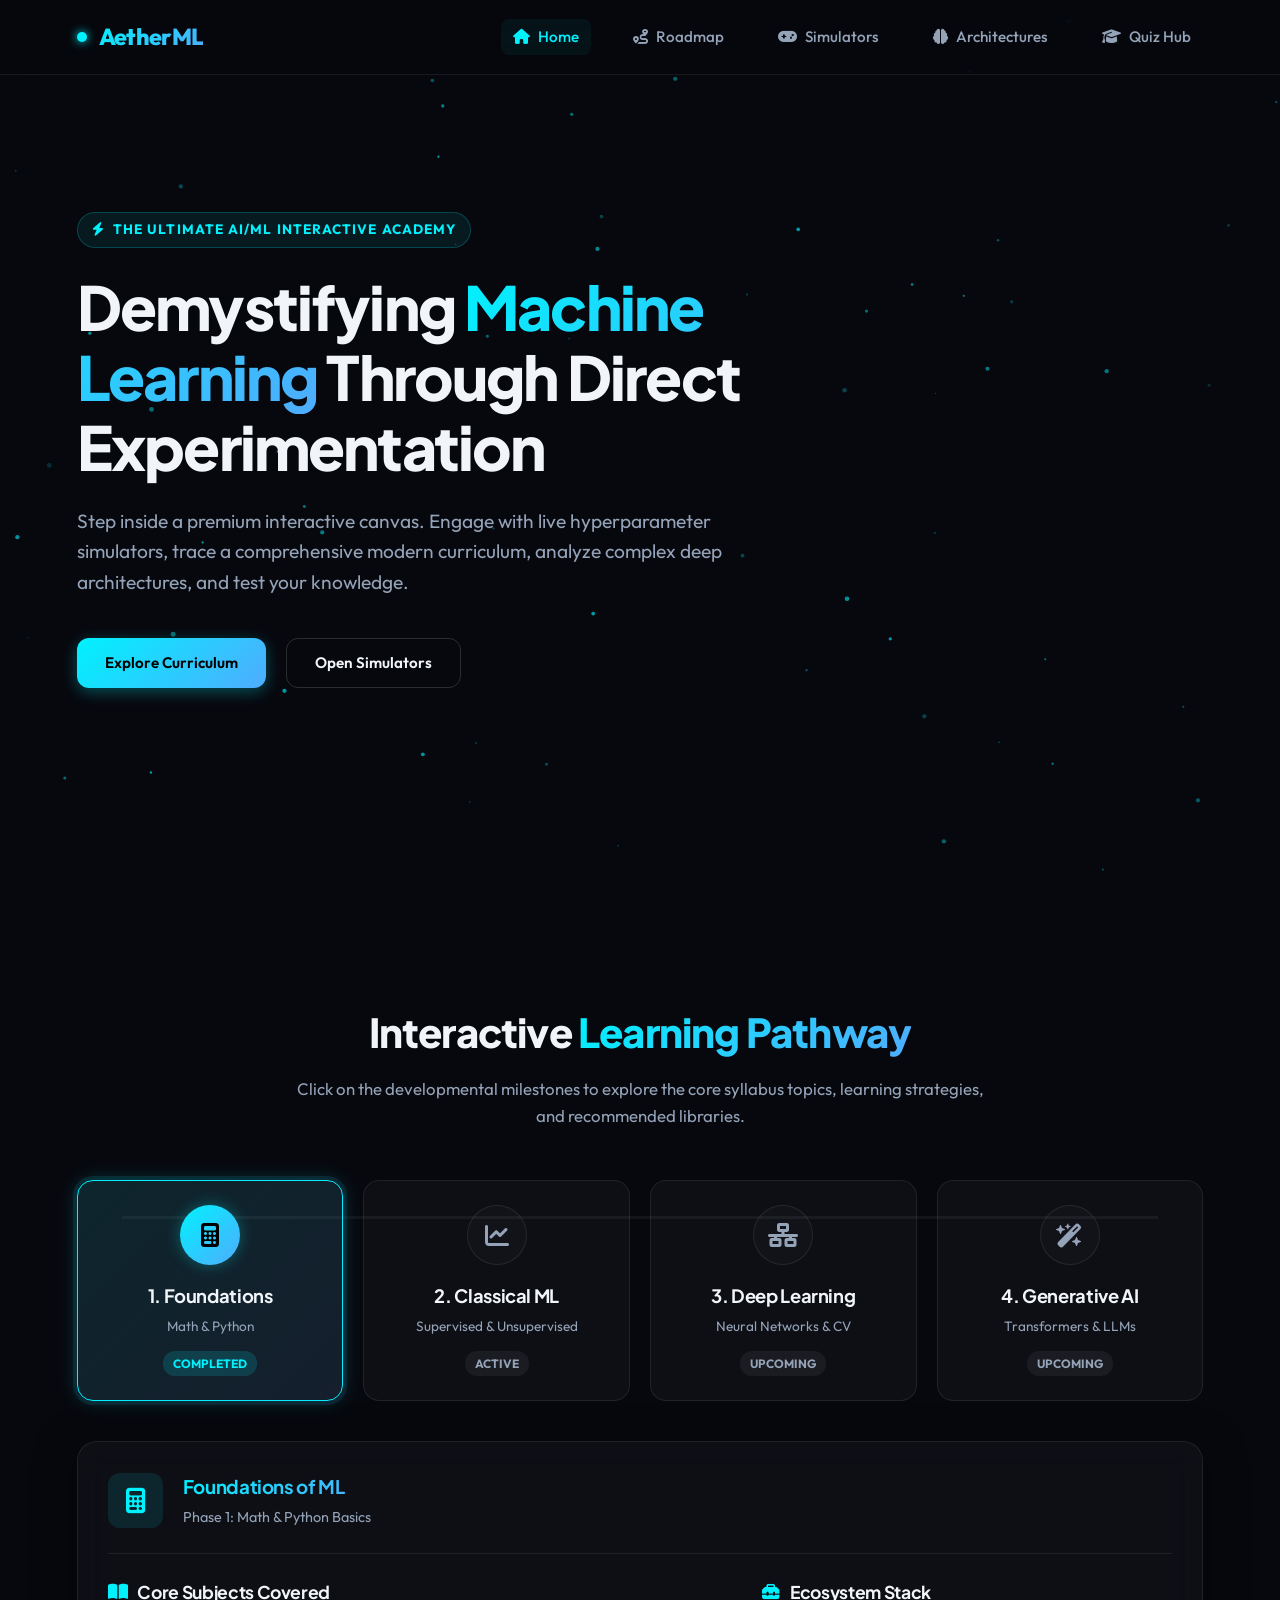
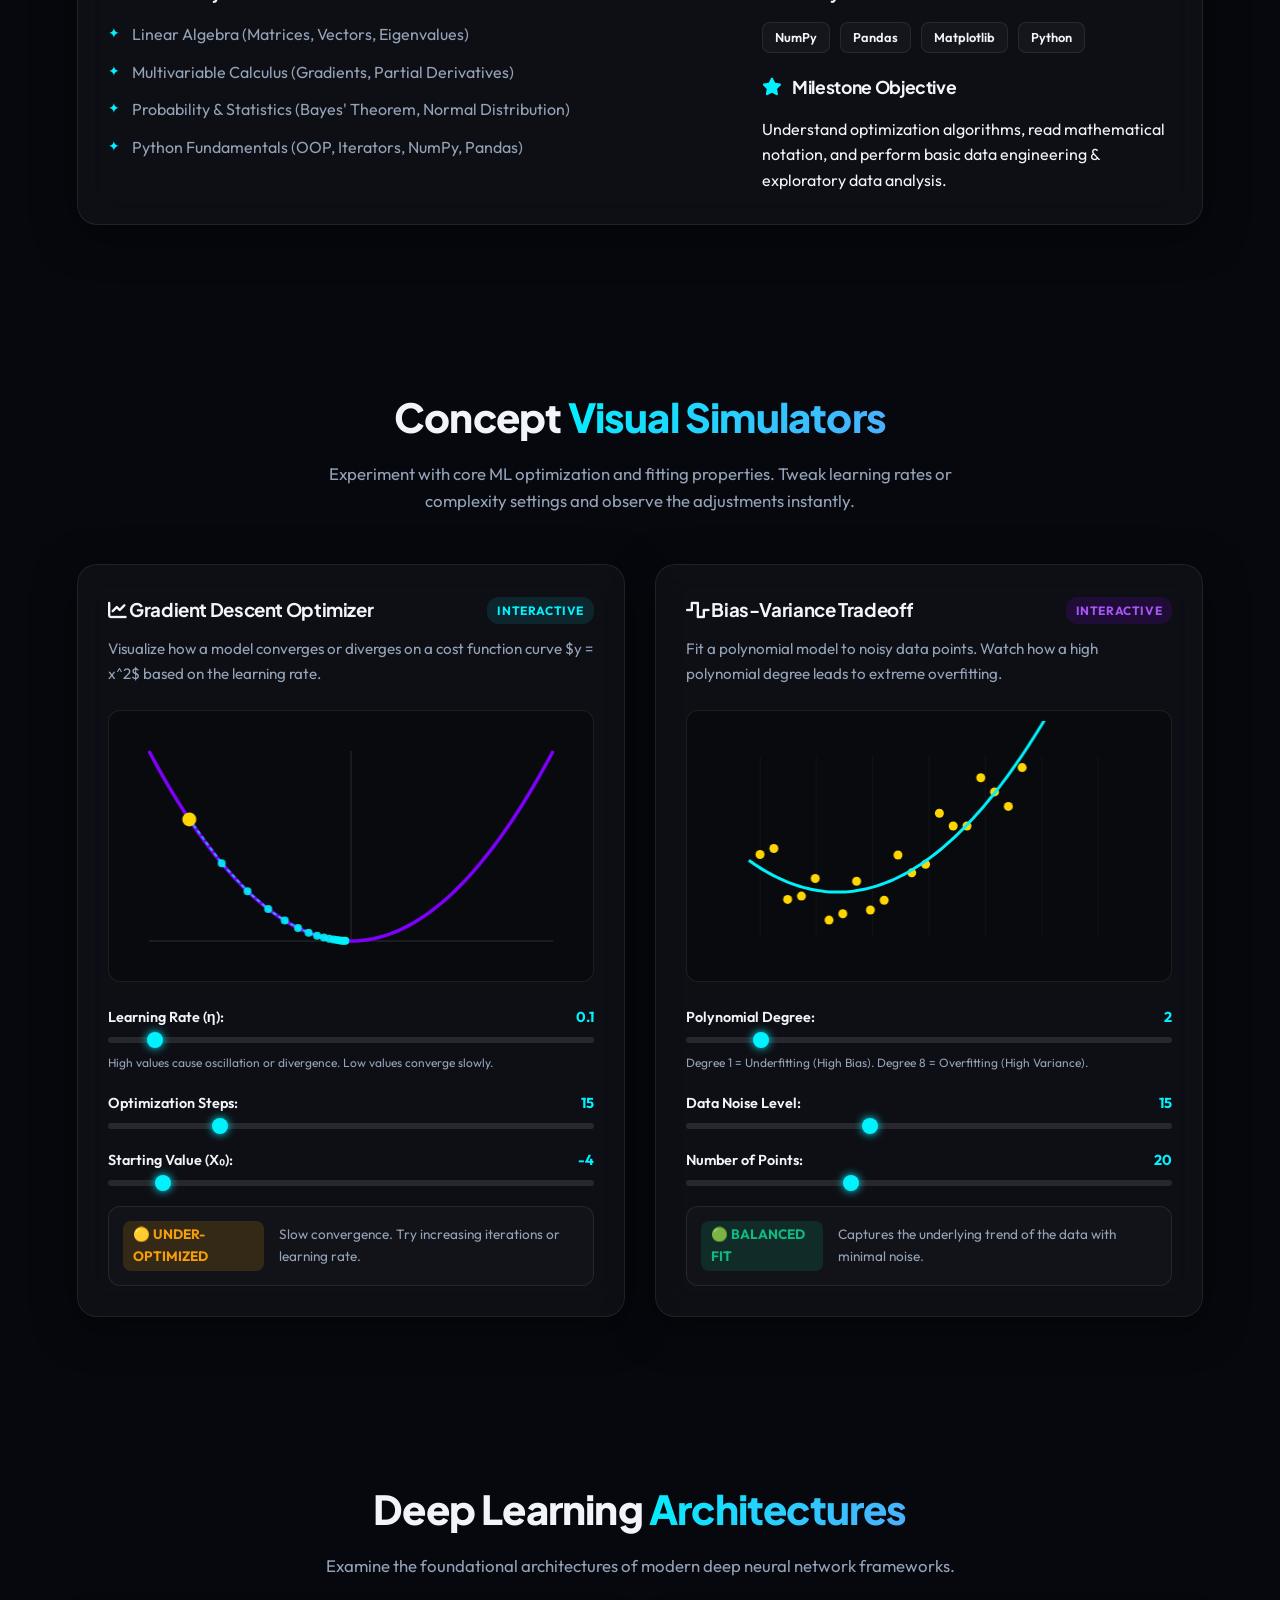
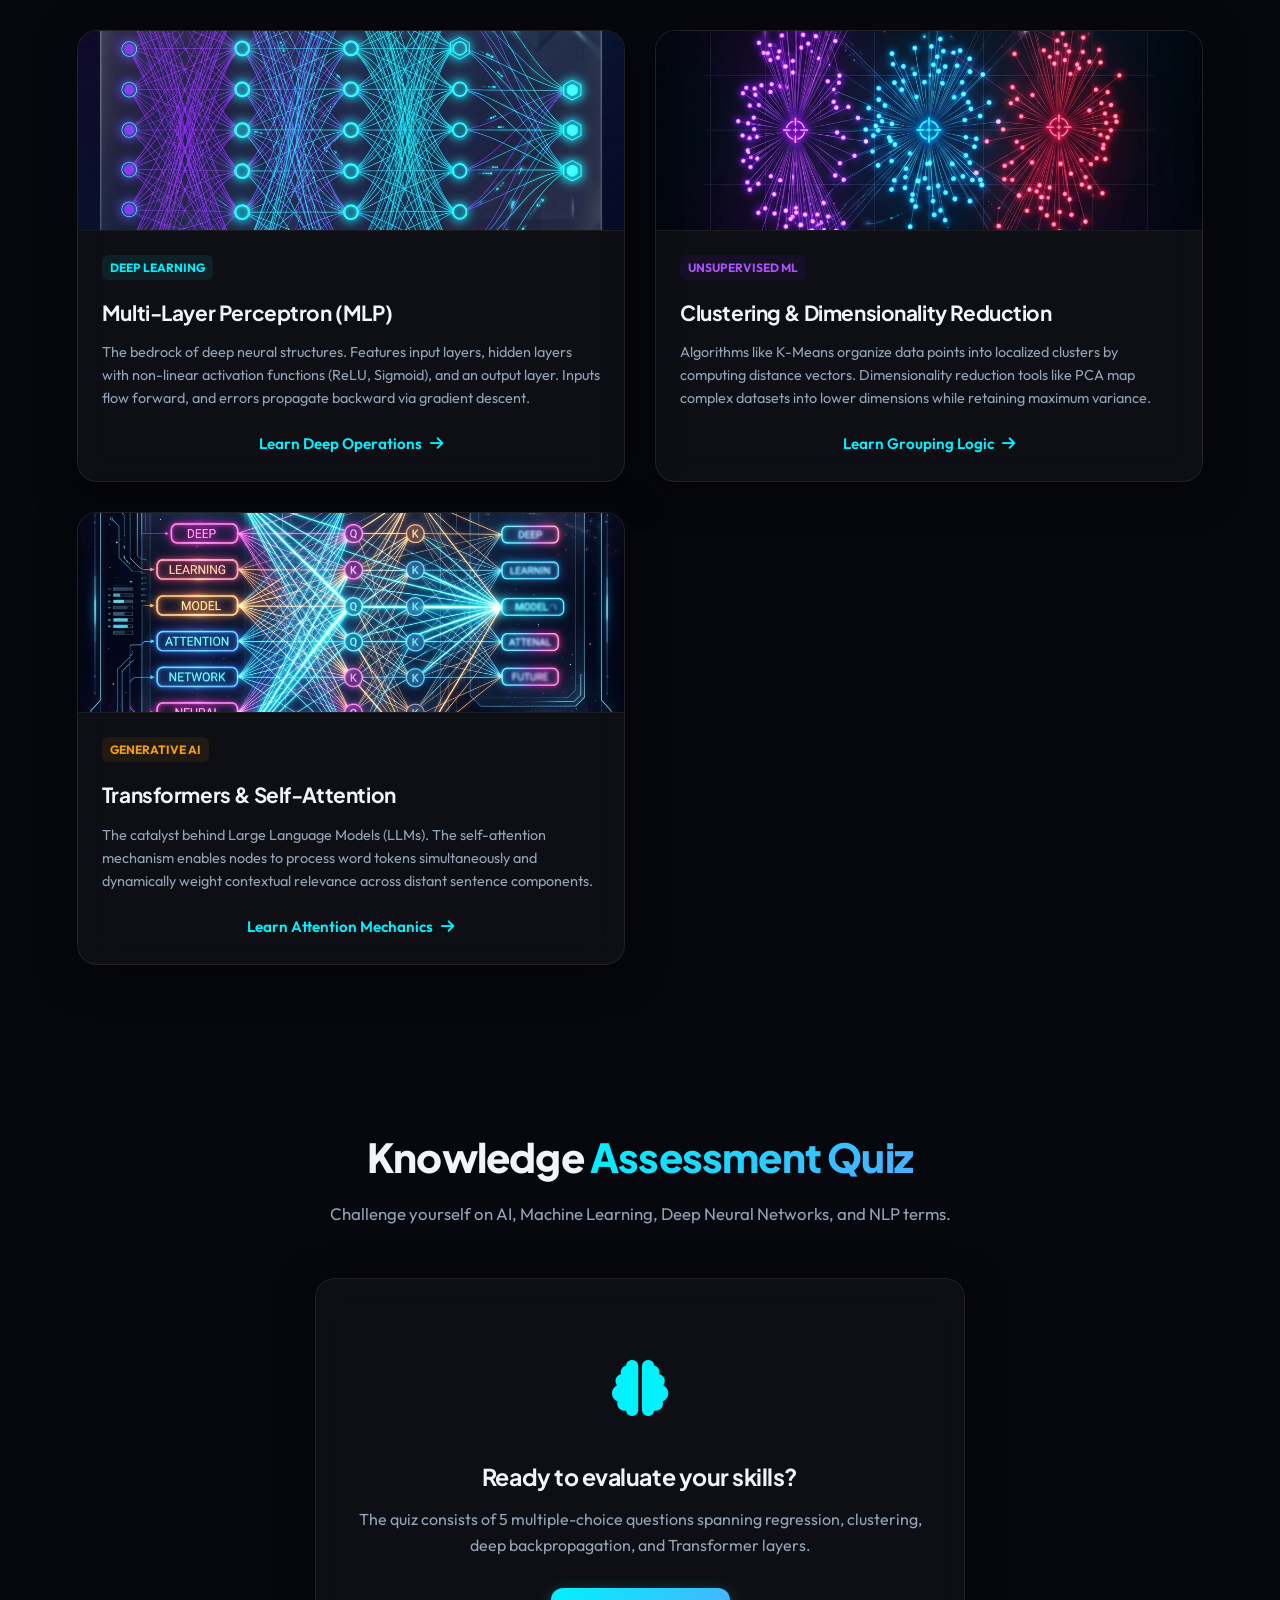
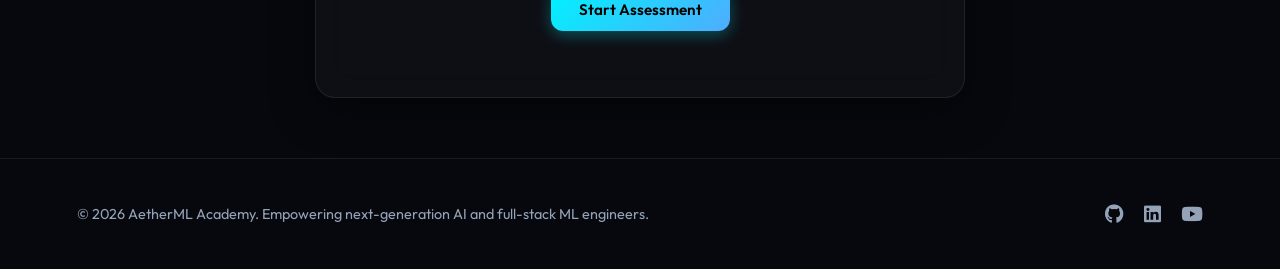
<file: learning_hub/index.html>
<!DOCTYPE html>
<html lang="en">
<head>
    <meta charset="UTF-8">
    <meta name="viewport" content="width=device-width, initial-scale=1.0">
    <title>AI & ML Interactive Learning Hub</title>
    <meta name="description" content="A premium, state-of-the-art interactive workspace for mastering Artificial Intelligence and Machine Learning. Tweak hyperparameters, explore roadmaps, and take quizzes.">
    <!-- Google Fonts -->
    <link rel="preconnect" href="https://fonts.googleapis.com">
    <link rel="preconnect" href="https://fonts.gstatic.com" crossorigin>
    <link href="https://fonts.googleapis.com/css2?family=Outfit:wght@300;400;500;600;700;800;900&family=Plus+Jakarta+Sans:wght@300;400;500;600;700;800&display=swap" rel="stylesheet">
    <!-- FontAwesome for Premium Icons -->
    <link rel="stylesheet" href="https://cdnjs.cloudflare.com/ajax/libs/font-awesome/6.4.0/css/all.min.css">
    <!-- Vanilla Styles -->
    <link rel="stylesheet" href="styles.css">
</head>
<body>
    <!-- Floating Background Canvas for Particles -->
    <canvas id="particleCanvas"></canvas>

    <!-- Header & Navigation -->
    <header class="main-header">
        <div class="logo">
            <span class="pulse-dot"></span>
            <span class="gradient-text logo-title">AetherML</span>
        </div>
        <nav class="nav-links">
            <a href="#hero" class="nav-item active"><i class="fa-solid fa-house"></i> Home</a>
            <a href="#roadmap" class="nav-item"><i class="fa-solid fa-route"></i> Roadmap</a>
            <a href="#playground" class="nav-item"><i class="fa-solid fa-gamepad"></i> Simulators</a>
            <a href="#concepts" class="nav-item"><i class="fa-solid fa-brain"></i> Architectures</a>
            <a href="#quiz" class="nav-item"><i class="fa-solid fa-graduation-cap"></i> Quiz Hub</a>
        </nav>
    </header>

    <!-- Hero Section -->
    <section id="hero" class="hero-section">
        <div class="hero-content">
            <div class="hero-tagline">
                <i class="fa-solid fa-bolt"></i> The Ultimate AI/ML Interactive Academy
            </div>
            <h1 class="hero-title">
                Demystifying <span class="gradient-text">Machine Learning</span> Through Direct Experimentation
            </h1>
            <p class="hero-desc">
                Step inside a premium interactive canvas. Engage with live hyperparameter simulators, trace a comprehensive modern curriculum, analyze complex deep architectures, and test your knowledge.
            </p>
            <div class="hero-ctas">
                <a href="#roadmap" class="btn btn-primary">Explore Curriculum</a>
                <a href="#playground" class="btn btn-secondary">Open Simulators</a>
            </div>
        </div>
    </section>

    <!-- Interactive Roadmap Section -->
    <section id="roadmap" class="section-container">
        <div class="section-header">
            <h2 class="section-title">Interactive <span class="gradient-text">Learning Pathway</span></h2>
            <p class="section-subtitle">Click on the developmental milestones to explore the core syllabus topics, learning strategies, and recommended libraries.</p>
        </div>

        <div class="roadmap-container">
            <!-- Roadmap SVG connector path (dynamic representation) -->
            <div class="roadmap-timeline">
                <!-- Node 1: Foundations -->
                <div class="roadmap-node active" data-node="foundations">
                    <div class="node-icon"><i class="fa-solid fa-calculator"></i></div>
                    <h3 class="node-title">1. Foundations</h3>
                    <p class="node-summary">Math & Python</p>
                    <span class="node-status">Completed</span>
                </div>
                <!-- Node 2: Classical ML -->
                <div class="roadmap-node" data-node="classical">
                    <div class="node-icon"><i class="fa-solid fa-chart-line"></i></div>
                    <h3 class="node-title">2. Classical ML</h3>
                    <p class="node-summary">Supervised & Unsupervised</p>
                    <span class="node-status">Active</span>
                </div>
                <!-- Node 3: Deep Learning -->
                <div class="roadmap-node" data-node="deep">
                    <div class="node-icon"><i class="fa-solid fa-network-wired"></i></div>
                    <h3 class="node-title">3. Deep Learning</h3>
                    <p class="node-summary">Neural Networks & CV</p>
                    <span class="node-status">Upcoming</span>
                </div>
                <!-- Node 4: NLP & Generative AI -->
                <div class="roadmap-node" data-node="generative">
                    <div class="node-icon"><i class="fa-solid fa-wand-magic-sparkles"></i></div>
                    <h3 class="node-title">4. Generative AI</h3>
                    <p class="node-summary">Transformers & LLMs</p>
                    <span class="node-status">Upcoming</span>
                </div>
            </div>

            <!-- Detail Display Card -->
            <div class="glass-card roadmap-details-card" id="roadmapDetails">
                <div class="roadmap-details-header">
                    <div class="details-icon-box" id="detailsIcon"><i class="fa-solid fa-calculator"></i></div>
                    <div>
                        <h3 id="detailsTitle" class="gradient-text">Foundations of ML</h3>
                        <p id="detailsPhase" class="details-phase-label">Phase 1: Math & Python Basics</p>
                    </div>
                </div>
                <hr class="divider">
                <div class="roadmap-details-body">
                    <div class="details-grid">
                        <div>
                            <h4><i class="fa-solid fa-book-open"></i> Core Subjects Covered</h4>
                            <ul id="detailsSubjects" class="styled-list">
                                <li>Linear Algebra (Matrices, Vectors, Eigenvalues)</li>
                                <li>Multivariable Calculus (Gradients, Partial Derivatives)</li>
                                <li>Probability & Statistics (Bayes' Theorem, Normal Distribution)</li>
                                <li>Python Fundamentals (OOP, Iterators, NumPy, Pandas)</li>
                            </ul>
                        </div>
                        <div>
                            <h4><i class="fa-solid fa-toolbox"></i> Ecosystem Stack</h4>
                            <div id="detailsStack" class="stack-tags">
                                <span class="tag">NumPy</span>
                                <span class="tag">Pandas</span>
                                <span class="tag">Matplotlib</span>
                                <span class="tag">Python</span>
                            </div>
                            <h4 style="margin-top: 20px;"><i class="fa-solid fa-star"></i> Milestone Objective</h4>
                            <p id="detailsObjective">Understand optimization algorithms, read mathematical notation, and perform basic data engineering & exploratory data analysis.</p>
                        </div>
                    </div>
                </div>
            </div>
        </div>
    </section>

    <!-- Interactive Simulators Playground -->
    <section id="playground" class="section-container">
        <div class="section-header">
            <h2 class="section-title">Concept <span class="gradient-text">Visual Simulators</span></h2>
            <p class="section-subtitle">Experiment with core ML optimization and fitting properties. Tweak learning rates or complexity settings and observe the adjustments instantly.</p>
        </div>

        <div class="simulators-grid">
            <!-- Simulator 1: Gradient Descent -->
            <div class="glass-card simulator-card">
                <div class="sim-header">
                    <h3><i class="fa-solid fa-chart-line"></i> Gradient Descent Optimizer</h3>
                    <span class="sim-badge cyan">Interactive</span>
                </div>
                <p class="sim-desc">Visualize how a model converges or diverges on a cost function curve $y = x^2$ based on the learning rate.</p>
                
                <div class="canvas-container">
                    <canvas id="gdCanvas"></canvas>
                </div>

                <div class="control-panel">
                    <div class="control-group">
                        <label for="lrSlider">Learning Rate (&eta;): <span id="lrVal" class="val-display">0.1</span></label>
                        <input type="range" id="lrSlider" min="0.01" max="1.1" step="0.01" value="0.1" class="custom-slider">
                        <span class="slider-helper">High values cause oscillation or divergence. Low values converge slowly.</span>
                    </div>
                    <div class="control-group">
                        <label for="stepsSlider">Optimization Steps: <span id="stepsVal" class="val-display">15</span></label>
                        <input type="range" id="stepsSlider" min="5" max="50" step="1" value="15" class="custom-slider">
                    </div>
                    <div class="control-group">
                        <label for="startXSlider">Starting Value (X₀): <span id="startXVal" class="val-display">-4</span></label>
                        <input type="range" id="startXSlider" min="-5" max="5" step="0.2" value="-4" class="custom-slider">
                    </div>
                </div>

                <div class="sim-feedback" id="gdFeedback">
                    <span class="status-indicator success">🟢 Converged</span>
                    <span class="feedback-text">Optimal parameters reached smoothly.</span>
                </div>
            </div>

            <!-- Simulator 2: Overfitting & Polynomial Fitting -->
            <div class="glass-card simulator-card">
                <div class="sim-header">
                    <h3><i class="fa-solid fa-wave-square"></i> Bias-Variance Tradeoff</h3>
                    <span class="sim-badge purple">Interactive</span>
                </div>
                <p class="sim-desc">Fit a polynomial model to noisy data points. Watch how a high polynomial degree leads to extreme overfitting.</p>

                <div class="canvas-container">
                    <canvas id="overfittingCanvas"></canvas>
                </div>

                <div class="control-panel">
                    <div class="control-group">
                        <label for="degreeSlider">Polynomial Degree: <span id="degreeVal" class="val-display">2</span></label>
                        <input type="range" id="degreeSlider" min="1" max="8" step="1" value="2" class="custom-slider">
                        <span class="slider-helper">Degree 1 = Underfitting (High Bias). Degree 8 = Overfitting (High Variance).</span>
                    </div>
                    <div class="control-group">
                        <label for="noiseSlider">Data Noise Level: <span id="noiseVal" class="val-display">15</span></label>
                        <input type="range" id="noiseSlider" min="0" max="40" step="5" value="15" class="custom-slider">
                    </div>
                    <div class="control-group">
                        <label for="pointsSlider">Number of Points: <span id="pointsVal" class="val-display">20</span></label>
                        <input type="range" id="pointsSlider" min="10" max="40" step="2" value="20" class="custom-slider">
                    </div>
                </div>

                <div class="sim-feedback" id="fittingFeedback">
                    <span class="status-indicator warning">🟡 Balanced Fit</span>
                    <span class="feedback-text">Captures the underlying trend of the data with minimal noise.</span>
                </div>
            </div>
        </div>
    </section>

    <!-- Visual Architecture Section -->
    <section id="concepts" class="section-container">
        <div class="section-header">
            <h2 class="section-title">Deep Learning <span class="gradient-text">Architectures</span></h2>
            <p class="section-subtitle">Examine the foundational architectures of modern deep neural network frameworks.</p>
        </div>

        <div class="architecture-grid">
            <!-- Card 1: Feedforward Neural Network -->
            <div class="glass-card arch-card">
                <div class="arch-img-wrapper">
                    <img src="assets/neural_network_diagram.png" alt="Neural Network Layer Diagram" class="arch-img">
                </div>
                <div class="arch-body">
                    <span class="category-pill cyan">Deep Learning</span>
                    <h3>Multi-Layer Perceptron (MLP)</h3>
                    <p class="arch-text">The bedrock of deep neural structures. Features input layers, hidden layers with non-linear activation functions (ReLU, Sigmoid), and an output layer. Inputs flow forward, and errors propagate backward via gradient descent.</p>
                    <button class="btn btn-text-icon open-modal-btn" data-modal="mlp">Learn Deep Operations <i class="fa-solid fa-arrow-right"></i></button>
                </div>
            </div>

            <!-- Card 2: CNN & Clustering -->
            <div class="glass-card arch-card">
                <div class="arch-img-wrapper">
                    <img src="assets/data_clustering_diagram.png" alt="Data Clustering" class="arch-img">
                </div>
                <div class="arch-body">
                    <span class="category-pill purple">Unsupervised ML</span>
                    <h3>Clustering & Dimensionality Reduction</h3>
                    <p class="arch-text">Algorithms like K-Means organize data points into localized clusters by computing distance vectors. Dimensionality reduction tools like PCA map complex datasets into lower dimensions while retaining maximum variance.</p>
                    <button class="btn btn-text-icon open-modal-btn" data-modal="clustering">Learn Grouping Logic <i class="fa-solid fa-arrow-right"></i></button>
                </div>
            </div>

            <!-- Card 3: Transformer Networks -->
            <div class="glass-card arch-card">
                <div class="arch-img-wrapper">
                    <img src="assets/transformer_attention_diagram.png" alt="Self-Attention Transformer Head" class="arch-img">
                </div>
                <div class="arch-body">
                    <span class="category-pill gold">Generative AI</span>
                    <h3>Transformers & Self-Attention</h3>
                    <p class="arch-text">The catalyst behind Large Language Models (LLMs). The self-attention mechanism enables nodes to process word tokens simultaneously and dynamically weight contextual relevance across distant sentence components.</p>
                    <button class="btn btn-text-icon open-modal-btn" data-modal="transformer">Learn Attention Mechanics <i class="fa-solid fa-arrow-right"></i></button>
                </div>
            </div>
        </div>
    </section>

    <!-- Modals for details (Integrated in SPA layout) -->
    <div class="modal-backdrop" id="modalBackdrop">
        <div class="glass-card modal-container">
            <button class="close-modal-btn" id="closeModalBtn">&times;</button>
            <div class="modal-content-area" id="modalContentArea">
                <!-- Modal content dynamically loaded here -->
            </div>
        </div>
    </div>

    <!-- Quiz Section -->
    <section id="quiz" class="section-container quiz-section">
        <div class="section-header">
            <h2 class="section-title">Knowledge <span class="gradient-text">Assessment Quiz</span></h2>
            <p class="section-subtitle">Challenge yourself on AI, Machine Learning, Deep Neural Networks, and NLP terms.</p>
        </div>

        <div class="quiz-outer-wrapper">
            <div class="glass-card quiz-card">
                <!-- Start View -->
                <div id="quizStartView" class="quiz-view">
                    <div class="quiz-intro-icon"><i class="fa-solid fa-brain"></i></div>
                    <h3>Ready to evaluate your skills?</h3>
                    <p>The quiz consists of 5 multiple-choice questions spanning regression, clustering, deep backpropagation, and Transformer layers.</p>
                    <button class="btn btn-primary btn-large" id="startQuizBtn">Start Assessment</button>
                </div>

                <!-- Active Question View -->
                <div id="quizQuestionView" class="quiz-view hidden">
                    <div class="quiz-progress-bar">
                        <div class="quiz-progress-fill" id="quizProgressFill" style="width: 0%;"></div>
                    </div>
                    <div class="quiz-meta">
                        <span id="questionCounter">Question 1 of 5</span>
                        <span class="quiz-score-badge"><i class="fa-solid fa-award"></i> Score: <span id="currentScoreVal">0</span></span>
                    </div>
                    <h3 id="questionText">Question goes here?</h3>
                    
                    <div class="options-container" id="optionsContainer">
                        <!-- Options generated dynamically -->
                    </div>

                    <button class="btn btn-secondary hidden" id="nextQuestionBtn" style="margin-top: 20px; align-self: flex-end;">Next Question <i class="fa-solid fa-arrow-right"></i></button>
                </div>

                <!-- Results View -->
                <div id="quizResultView" class="quiz-view hidden">
                    <div class="quiz-result-icon" id="resultIcon"><i class="fa-solid fa-circle-check"></i></div>
                    <h3 id="resultTitle">Assessment Completed!</h3>
                    <p id="resultFeedbackText">You got 4 out of 5 questions correct.</p>
                    <div class="final-score-container">
                        <span class="score-display-number" id="finalScoreVal">80%</span>
                    </div>
                    <button class="btn btn-primary" id="restartQuizBtn">Retake Assessment</button>
                </div>
            </div>
        </div>
    </section>

    <!-- Footer -->
    <footer class="main-footer">
        <p>&copy; 2026 AetherML Academy. Empowering next-generation AI and full-stack ML engineers.</p>
        <div class="footer-socials">
            <a href="#"><i class="fa-brands fa-github"></i></a>
            <a href="#"><i class="fa-brands fa-linkedin"></i></a>
            <a href="#"><i class="fa-brands fa-youtube"></i></a>
        </div>
    </footer>

    <!-- Main Logic -->
    <script src="script.js"></script>
</body>
</html>
</file>
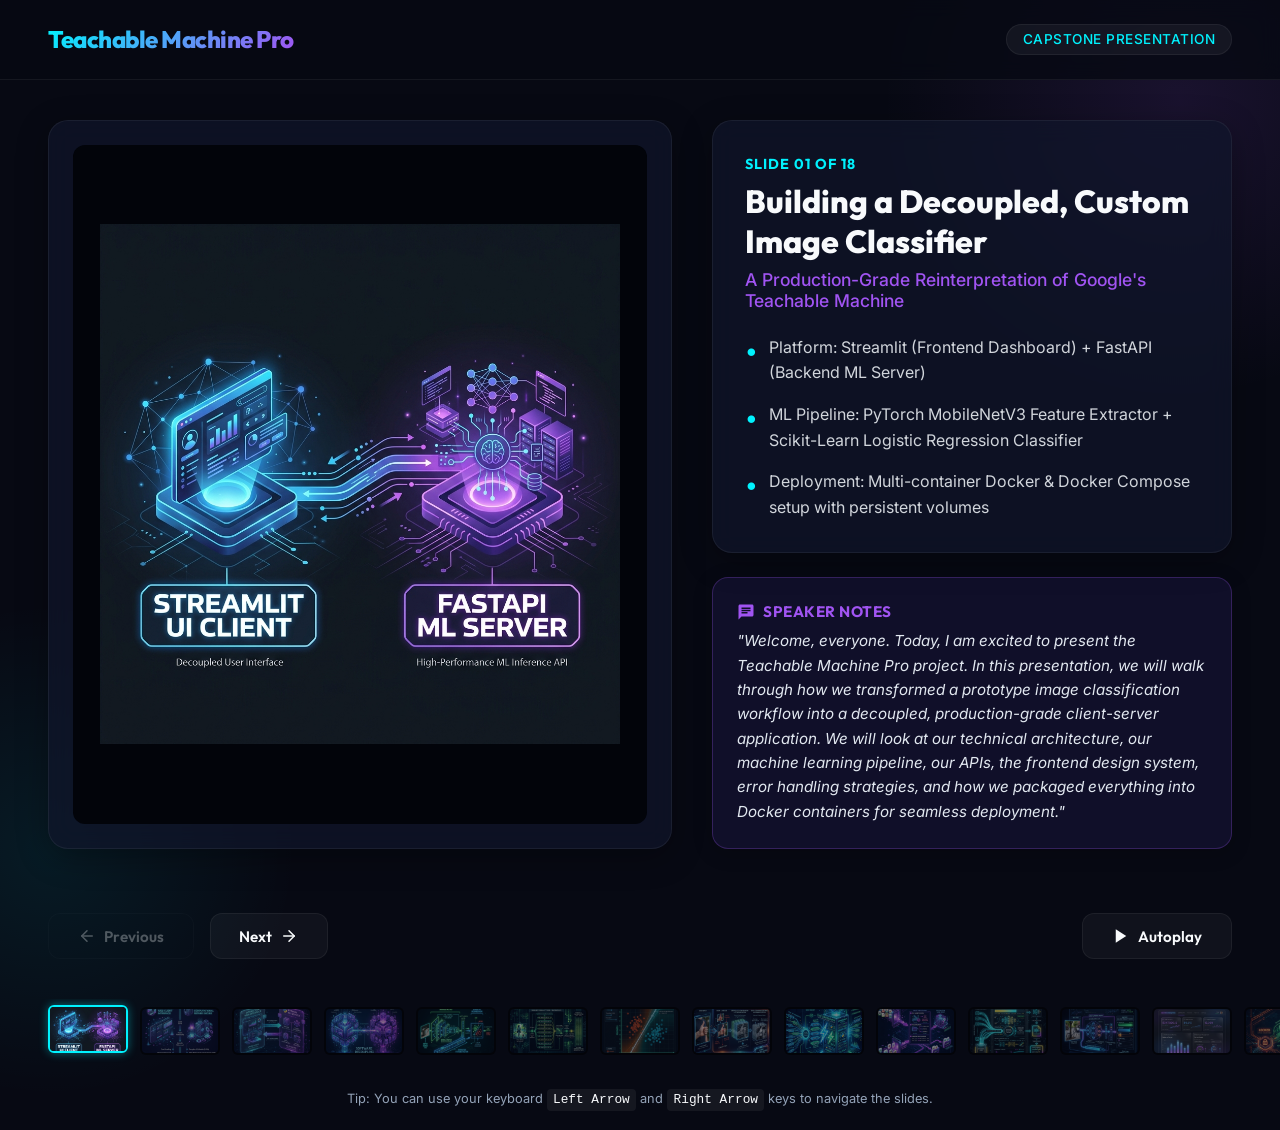
<file: sliders/index.html>
<!DOCTYPE html>
<html lang="en">
<head>
    <meta charset="UTF-8">
    <meta name="viewport" content="width=device-width, initial-scale=1.0">
    <title>Teachable Machine Pro - Capstone Slideshow</title>
    <!-- Google Fonts -->
    <link rel="preconnect" href="https://fonts.googleapis.com">
    <link rel="preconnect" href="https://fonts.gstatic.com" crossorigin>
    <link href="https://fonts.googleapis.com/css2?family=Inter:wght@300;400;500;600&family=Outfit:wght@400;600;700;800&display=swap" rel="stylesheet">
    
    <style>
        :root {
            --bg-dark: #070913;
            --bg-card: rgba(17, 22, 43, 0.7);
            --border-glass: rgba(255, 255, 255, 0.06);
            --accent-cyan: #00f2fe;
            --accent-violet: #a154f2;
            --accent-gradient: linear-gradient(135deg, #00f2fe 0%, #a154f2 100%);
            --text-main: #f8fafc;
            --text-muted: #94a3b8;
            --shadow-glow: 0 0 25px rgba(161, 84, 242, 0.2);
            --transition-speed: 0.4s;
        }

        * {
            box-sizing: border-box;
            margin: 0;
            padding: 0;
        }

        body {
            font-family: 'Inter', sans-serif;
            background-color: var(--bg-dark);
            color: var(--text-main);
            min-height: 100vh;
            display: flex;
            flex-direction: column;
            overflow-x: hidden;
        }

        /* Ambient background glow */
        .ambient-glow {
            position: absolute;
            width: 600px;
            height: 600px;
            border-radius: 50%;
            background: radial-gradient(circle, rgba(161, 84, 242, 0.12) 0%, rgba(7, 9, 19, 0) 70%);
            top: -200px;
            right: -200px;
            z-index: 0;
            pointer-events: none;
        }

        .ambient-glow-2 {
            position: absolute;
            width: 500px;
            height: 500px;
            border-radius: 50%;
            background: radial-gradient(circle, rgba(0, 242, 254, 0.08) 0%, rgba(7, 9, 19, 0) 70%);
            bottom: -200px;
            left: -200px;
            z-index: 0;
            pointer-events: none;
        }

        /* Header */
        header {
            width: 100%;
            padding: 1.5rem 3rem;
            display: flex;
            justify-content: space-between;
            align-items: center;
            border-bottom: 1px solid var(--border-glass);
            z-index: 10;
            background: rgba(7, 9, 19, 0.8);
            backdrop-filter: blur(10px);
        }

        .logo {
            font-family: 'Outfit', sans-serif;
            font-size: 1.5rem;
            font-weight: 800;
            background: var(--accent-gradient);
            -webkit-background-clip: text;
            -webkit-text-fill-color: transparent;
            letter-spacing: -0.5px;
        }

        .project-badge {
            font-size: 0.85rem;
            font-weight: 500;
            padding: 0.4rem 1rem;
            background: rgba(255, 255, 255, 0.05);
            border: 1px solid var(--border-glass);
            border-radius: 99px;
            color: var(--accent-cyan);
            letter-spacing: 0.5px;
            text-transform: uppercase;
        }

        /* Main Layout */
        main {
            flex: 1;
            display: grid;
            grid-template-columns: 1.2fr 1fr;
            gap: 2.5rem;
            padding: 2.5rem 3rem;
            z-index: 10;
            max-width: 1800px;
            margin: 0 auto;
            width: 100%;
            align-items: stretch;
        }

        @media (max-width: 1024px) {
            main {
                grid-template-columns: 1fr;
            }
        }

        /* Left Side: Visual Panel */
        .visual-panel {
            display: flex;
            flex-direction: column;
            justify-content: center;
            align-items: center;
            background: var(--bg-card);
            border: 1px solid var(--border-glass);
            border-radius: 20px;
            padding: 1.5rem;
            box-shadow: 0 8px 32px rgba(0, 0, 0, 0.3);
            backdrop-filter: blur(12px);
            position: relative;
            min-height: 450px;
        }

        .slide-image-container {
            width: 100%;
            height: 100%;
            display: flex;
            justify-content: center;
            align-items: center;
            overflow: hidden;
            border-radius: 12px;
            position: relative;
            background: #02040a;
        }

        .slide-image {
            max-width: 100%;
            max-height: 520px;
            object-fit: contain;
            opacity: 0;
            transform: scale(0.98);
            transition: opacity var(--transition-speed) ease, transform var(--transition-speed) ease;
        }

        .slide-image.active {
            opacity: 1;
            transform: scale(1);
        }

        /* Right Side: Info Panel */
        .info-panel {
            display: flex;
            flex-direction: column;
            justify-content: space-between;
            gap: 1.5rem;
        }

        .slide-text-container {
            background: var(--bg-card);
            border: 1px solid var(--border-glass);
            border-radius: 20px;
            padding: 2rem;
            flex: 1;
            box-shadow: 0 8px 32px rgba(0, 0, 0, 0.3);
            backdrop-filter: blur(12px);
            opacity: 0;
            transform: translateY(10px);
            transition: opacity var(--transition-speed) ease, transform var(--transition-speed) ease;
        }

        .slide-text-container.active {
            opacity: 1;
            transform: translateY(0);
        }

        .slide-number {
            font-family: 'Outfit', sans-serif;
            font-size: 0.9rem;
            color: var(--accent-cyan);
            font-weight: 700;
            text-transform: uppercase;
            margin-bottom: 0.5rem;
            letter-spacing: 1px;
            display: inline-block;
        }

        .slide-title {
            font-family: 'Outfit', sans-serif;
            font-size: 2rem;
            font-weight: 800;
            line-height: 1.25;
            margin-bottom: 0.5rem;
            color: var(--text-main);
        }

        .slide-subtitle {
            font-size: 1.1rem;
            color: var(--accent-violet);
            margin-bottom: 1.5rem;
            font-weight: 500;
        }

        .slide-bullets {
            display: flex;
            flex-direction: column;
            gap: 1rem;
            list-style: none;
        }

        .slide-bullets li {
            position: relative;
            padding-left: 1.5rem;
            line-height: 1.6;
            color: #d1d5db;
        }

        .slide-bullets li::before {
            content: "•";
            color: var(--accent-cyan);
            font-size: 1.5rem;
            position: absolute;
            left: 0;
            top: -0.2rem;
        }

        /* Speaker Notes Panel */
        .notes-panel {
            background: rgba(30, 27, 75, 0.4);
            border: 1px solid rgba(161, 84, 242, 0.25);
            border-radius: 16px;
            padding: 1.5rem;
            position: relative;
            box-shadow: 0 4px 20px rgba(0, 0, 0, 0.2);
            transition: border var(--transition-speed) ease;
        }

        .notes-panel:hover {
            border-color: rgba(161, 84, 242, 0.5);
        }

        .notes-header {
            display: flex;
            align-items: center;
            gap: 0.5rem;
            font-family: 'Outfit', sans-serif;
            font-size: 0.95rem;
            font-weight: 700;
            color: var(--accent-violet);
            margin-bottom: 0.5rem;
            text-transform: uppercase;
            letter-spacing: 0.5px;
        }

        .notes-header svg {
            width: 18px;
            height: 18px;
            fill: var(--accent-violet);
        }

        .notes-content {
            font-size: 0.95rem;
            line-height: 1.6;
            color: #e2e8f0;
            font-style: italic;
        }

        /* Controls Block */
        .controls-block {
            display: flex;
            justify-content: space-between;
            align-items: center;
            padding: 1.5rem 3rem 2.5rem 3rem;
            max-width: 1800px;
            margin: 0 auto;
            width: 100%;
            z-index: 10;
            gap: 1.5rem;
        }

        .navigation-btns {
            display: flex;
            gap: 1rem;
        }

        .btn {
            background: rgba(255, 255, 255, 0.04);
            border: 1px solid var(--border-glass);
            color: var(--text-main);
            padding: 0.8rem 1.8rem;
            border-radius: 12px;
            cursor: pointer;
            font-family: 'Outfit', sans-serif;
            font-weight: 600;
            font-size: 0.95rem;
            display: flex;
            align-items: center;
            gap: 0.5rem;
            transition: all 0.3s ease;
        }

        .btn:hover {
            background: var(--accent-gradient);
            border-color: transparent;
            box-shadow: var(--shadow-glow);
            transform: translateY(-2px);
        }

        .btn:active {
            transform: translateY(0);
        }

        .btn:disabled {
            opacity: 0.3;
            cursor: not-allowed;
            transform: none;
            background: rgba(255, 255, 255, 0.02);
            box-shadow: none;
        }

        .play-indicator {
            display: flex;
            align-items: center;
            gap: 1rem;
        }

        /* Slider Thumbnails Strip */
        .thumbnails-container {
            width: 100%;
            padding: 0.5rem 3rem 2rem 3rem;
            max-width: 1800px;
            margin: 0 auto;
            z-index: 10;
            overflow-x: auto;
            white-space: nowrap;
            scrollbar-width: thin;
            scrollbar-color: rgba(255, 255, 255, 0.1) transparent;
        }

        .thumbnails-container::-webkit-scrollbar {
            height: 6px;
        }

        .thumbnails-container::-webkit-scrollbar-thumb {
            background-color: rgba(255, 255, 255, 0.1);
            border-radius: 99px;
        }

        .thumbnail {
            display: inline-block;
            width: 80px;
            height: 48px;
            border-radius: 6px;
            overflow: hidden;
            margin-right: 0.75rem;
            border: 2px solid transparent;
            cursor: pointer;
            transition: all 0.3s ease;
            background: #000;
            opacity: 0.5;
        }

        .thumbnail:hover {
            opacity: 0.85;
            transform: translateY(-2px);
        }

        .thumbnail.active {
            border-color: var(--accent-cyan);
            box-shadow: 0 0 10px rgba(0, 242, 254, 0.4);
            opacity: 1;
            transform: translateY(-2px);
        }

        .thumbnail img {
            width: 100%;
            height: 100%;
            object-fit: cover;
        }

        /* Info Badge */
        .info-tip {
            font-size: 0.8rem;
            color: var(--text-muted);
            text-align: center;
            padding-bottom: 1.5rem;
            z-index: 10;
        }

        .info-tip code {
            background: rgba(255, 255, 255, 0.06);
            padding: 0.2rem 0.4rem;
            border-radius: 4px;
            color: var(--text-main);
        }
    </style>
</head>
<body>
    <div class="ambient-glow"></div>
    <div class="ambient-glow-2"></div>

    <header>
        <div class="logo">Teachable Machine Pro</div>
        <div class="project-badge">Capstone Presentation</div>
    </header>

    <main>
        <!-- Visual Panel -->
        <div class="visual-panel">
            <div class="slide-image-container">
                <img src="slide_01_title.png" alt="Slide Graphic" id="slideImg" class="slide-image active">
            </div>
        </div>

        <!-- Info Panel -->
        <div class="info-panel">
            <!-- Text Content -->
            <div class="slide-text-container active" id="textContainer">
                <span class="slide-number" id="slideNumLabel">Slide 01 of 18</span>
                <h1 class="slide-title" id="slideTitle">Building a Decoupled, Custom Image Classifier</h1>
                <h2 class="slide-subtitle" id="slideSubtitle">A Production-Grade Reinterpretation of Google's Teachable Machine</h2>
                <ul class="slide-bullets" id="slideBullets">
                    <li>Platform: Streamlit (Frontend Dashboard) + FastAPI (Backend ML Server)</li>
                    <li>ML Pipeline: PyTorch MobileNetV3 Feature Extractor + Scikit-Learn Logistic Regression Classifier</li>
                    <li>Deployment: Multi-container Docker & Docker Compose setup with persistent volumes</li>
                </ul>
            </div>

            <!-- Speaker Notes -->
            <div class="notes-panel">
                <div class="notes-header">
                    <svg viewBox="0 0 24 24">
                        <path d="M20 2H4c-1.1 0-1.99.9-1.99 2L2 22l4-4h14c1.1 0 2-.9 2-2V4c0-1.1-.9-2-2-2zM6 9h12v2H6V9zm8 5H6v-2h8v2zm4-6H6V6h12v2z"/>
                    </svg>
                    Speaker Notes
                </div>
                <div class="notes-content" id="slideNotes">
                    "Welcome, everyone. Today, I am excited to present the Teachable Machine Pro project. In this presentation, we will walk through how we transformed a prototype image classification workflow into a decoupled, production-grade client-server application. We will look at our technical architecture, our machine learning pipeline, our APIs, the frontend design system, error handling strategies, and how we packaged everything into Docker containers for seamless deployment."
                </div>
            </div>
        </div>
    </main>

    <!-- Controls -->
    <div class="controls-block">
        <div class="navigation-btns">
            <button class="btn" id="prevBtn" disabled>
                <svg width="18" height="18" viewBox="0 0 24 24" fill="none" stroke="currentColor" stroke-width="2" stroke-linecap="round" stroke-linejoin="round">
                    <line x1="19" y1="12" x2="5" y2="12"></line>
                    <polyline points="12 19 5 12 12 5"></polyline>
                </svg>
                Previous
            </button>
            <button class="btn" id="nextBtn">
                Next
                <svg width="18" height="18" viewBox="0 0 24 24" fill="none" stroke="currentColor" stroke-width="2" stroke-linecap="round" stroke-linejoin="round">
                    <line x1="5" y1="12" x2="19" y2="12"></line>
                    <polyline points="12 5 19 12 12 19"></polyline>
                </svg>
            </button>
        </div>
        <div class="play-indicator">
            <button class="btn" id="autoplayBtn">
                <svg width="18" height="18" viewBox="0 0 24 24" fill="currentColor" id="playIcon">
                    <polygon points="5 3 19 12 5 21 5 3"></polygon>
                </svg>
                <span id="playLabel">Autoplay</span>
            </button>
        </div>
    </div>

    <!-- Thumbnail Bar -->
    <div class="thumbnails-container" id="thumbContainer"></div>

    <div class="info-tip">
        Tip: You can use your keyboard <code>Left Arrow</code> and <code>Right Arrow</code> keys to navigate the slides.
    </div>

    <script>
        // Slide dataset
        const slides = [
            {
                num: 1,
                title: "Building a Decoupled, Custom Image Classifier",
                subtitle: "A Production-Grade Reinterpretation of Google's Teachable Machine",
                image: "slide_01_title.png",
                content: [
                    "Platform: Streamlit (Frontend Dashboard) + FastAPI (Backend ML Server)",
                    "ML Pipeline: PyTorch MobileNetV3 Feature Extractor + Scikit-Learn Logistic Regression Classifier",
                    "Deployment: Multi-container Docker & Docker Compose setup with persistent volumes"
                ],
                notes: "Welcome, everyone. Today, I am excited to present the Teachable Machine Pro project. In this presentation, we will walk through how we transformed a prototype image classification workflow into a decoupled, production-grade client-server application. We will look at our technical architecture, our machine learning pipeline, our APIs, the frontend design system, error handling strategies, and how we packaged everything into Docker containers for seamless deployment."
            },
            {
                num: 2,
                title: "Project Motivation & Vision",
                subtitle: "Replicating a World-Class UX with Enterprise Architecture",
                image: "slide_02_motivation.png",
                content: [
                    "UX Benchmark: Replicate Google's Teachable Machine workflow—rapid training, instant local data gathering, and live performance meters.",
                    "Architectural Upgrade: Shift away from monolithic notebooks where the interface and calculations share the same compute thread.",
                    "Key Goals: Low-latency predictions, immediate dataset ingestion, and a system capable of running backend code on high-performance cloud GPUs."
                ],
                notes: "Google's Teachable Machine is famous for its simple, frictionless user interface. However, running ML tasks directly in the frontend can lead to performance bottlenecks and browser crashes. Our goal was to replicate this amazing, interactive workflow but with a major professional upgrade: separating the heavy computer vision calculations from the user interface using a modern API-driven client-server model."
            },
            {
                num: 3,
                title: "System Architecture Overview",
                subtitle: "How the Frontend and Backend Services Communicate",
                image: "slide_03_architecture.png",
                content: [
                    "Client-Side UI (Streamlit): Serves the visual dashboard, collects camera frames/webcam snaps, and renders real-time prediction confidence meters.",
                    "Server-Side ML Engine (FastAPI): Computer vision backend. Accepts raw samples, computes feature representations, fits classifier head, and serves fast predictions.",
                    "Network Protocols: Communication occurs over asynchronous HTTP requests (POST /upload-sample, /train, /predict)."
                ],
                notes: "Let's examine the system architecture. Our application is built as two completely separate services. The frontend is built on Streamlit and runs on Port 8501, handling only interface rendering and data collection. The backend is powered by FastAPI on Port 8000, functioning as the ML compute node. They communicate exclusively over asynchronous HTTP requests, mirroring real-world, cloud-ready software design."
            },
            {
                num: 4,
                title: "The Engineering Rationale for Decoupling",
                subtitle: "Why Decoupled Designs Dominate Modern AI Applications",
                image: "slide_04_decoupling.png",
                content: [
                    "UI Fluidity: Prevents interface freeze-ups or page crashes when running heavy PyTorch tensor math.",
                    "Hardware Efficiency: Keeps the UI on low-cost static hosts, while routing backend compute requests to expensive GPU instances only when needed.",
                    "Independent Scaling: The backend can scale up to handle hundreds of parallel classification requests without bloating or changing the frontend."
                ],
                notes: "Why did we decide to decouple? In machine learning applications, monolithic designs often cause the interface to freeze during model fitting or image preprocessing. By separating the UI from the compute server, we keep the user experience completely fluid. It also gives us the freedom to deploy the backend on cloud clusters with dedicated GPU support while leaving the frontend on a lightweight, cost-effective server."
            },
            {
                num: 5,
                title: "The Machine Learning Pipeline",
                subtitle: "Combining Deep Learning Backbones with Convex Classifiers",
                image: "slide_05_ml_pipeline.png",
                content: [
                    "The Transfer Learning Strategy: Training a deep network from scratch requires thousands of images and hours of compute.",
                    "Our Solution: Use a robust, pre-trained image backbone to extract high-level visual features.",
                    "On-The-Fly Training: Fit a lightweight, fast classifier on top of the extracted features. This allows training to complete in under a second on standard CPUs."
                ],
                notes: "Training a deep neural network from scratch requires massive datasets and high-compute hardware. Instead, we use Transfer Learning. We take a powerful model pre-trained on millions of images, freeze its weights, and use it as a 'feature extractor'. This extractor transforms images into numerical vectors. Then, we train a fast mathematical classifier on those vectors. This allows us to train new classes on-the-fly in milliseconds, using only a handful of images."
            },
            {
                num: 6,
                title: "PyTorch MobileNetV3 Small Feature Extractor",
                subtitle: "High Efficiency, Low Latency Computer Vision",
                image: "slide_06_mobilenet.png",
                content: [
                    "Backbone Model: torchvision.models.mobilenet_v3_small with default ImageNet pretrained weights.",
                    "Optimization Settings: Set to Evaluation Mode (.eval()) to disable training layers like Dropout and BatchNorm.",
                    "Frozen Gradients: All parameter gradients are disabled (requires_grad = False) to prevent weights from shifting during feature extraction.",
                    "Output Dimensionality: Maps any input image to a flat 1D vector of 576 visual features."
                ],
                notes: "Our feature extractor is PyTorch's MobileNetV3 Small. It is specifically designed to run efficiently on mobile and edge devices. We configure the model in evaluation mode and freeze all parameter gradients. This ensures that the backbone remains static and acts purely as a feature generator, outputting a highly descriptive 576-dimensional numerical representation of the input image."
            },
            {
                num: 7,
                title: "Classification Head: Logistic Regression",
                subtitle: "Utilizing Scikit-Learn for On-The-Fly Model Fitting",
                image: "slide_07_classifier.png",
                content: [
                    "Model Selection: sklearn.linear_model.LogisticRegression (using L2 regularization and lbfgs solver).",
                    "Why Logistic Regression? Convex optimization guarantees finding a global minimum, eliminating local minima issues.",
                    "Dynamic Customization: Supports an adjustable regularization parameter C via the Streamlit interface to control model bias and variance.",
                    "Softmax Probabilities: Generates prediction scores for each class using predict_proba()."
                ],
                notes: "For the classification head, we selected Scikit-Learn's Logistic Regression. It fits in milliseconds, avoids optimization pitfalls, and is highly stable. Additionally, we exposed the regularization parameter C directly to the frontend. This lets users fine-tune regularizer strength dynamically. Once trained, the model returns probability scores for each class, giving us the raw percentages we need for our confidence bars."
            },
            {
                num: 8,
                title: "Data Preprocessing Uniformity",
                subtitle: "Keeping Training and Inference Pipelines in Lockstep",
                image: "slide_08_preprocessing.png",
                content: [
                    "The Issue: Machine learning models expect standardized inputs. Any discrepancy between training data and test data breaks predictions.",
                    "The Solution: A unified preprocessing pipeline: convert to RGB PIL Image, resize to exactly 224x224 pixels, convert to PyTorch Tensor, and normalize using ImageNet channel statistics."
                ],
                notes: "One of the most critical rules in machine learning is preprocessing uniformity. If the training pipeline processes an image one way, and the prediction pipeline does it slightly differently, the model's accuracy drops. To prevent this, we wrote a single, reusable preprocessing utility. It converts raw image bytes into a normalized tensor, resizing it to exactly 224 by 224 pixels and applying standard ImageNet normalization."
            },
            {
                num: 9,
                title: "FastAPI Backend Implementation",
                subtitle: "An Asynchronous, Auto-Documented API",
                image: "slide_09_fastapi.png",
                content: [
                    "Asynchronous Foundations: Built on FastAPI and Uvicorn for asynchronous request handling.",
                    "CORS Configuration: CORS middleware allows cross-domain communication from Streamlit.",
                    "Interactive Documentation: Automated Swagger UI generation at /docs lets developers test backend endpoints independently."
                ],
                notes: "Now, let's focus on the backend. FastAPI provides high-speed, asynchronous request handling and automatically generates interactive Swagger UI documentation at `/docs`. We configured CORS middleware to allow cross-origin requests, ensuring our Streamlit client can interact with it. This layout allowed us to develop and verify all backend endpoints independently before writing any frontend code."
            },
            {
                num: 10,
                title: "Ingestion API: `/upload-sample`",
                subtitle: "Managing Dynamic Class Subdirectories Safely",
                image: "slide_10_ingestion.png",
                content: [
                    "Endpoint: POST /upload-sample (accepts class_name and a list of files).",
                    "Dynamic Storage: Uses Python's os module to scan workspace directories and create folders like backend/dataset/{class_name}/ on the fly.",
                    "UUID Collision Prevention: Generates randomized UUID4 filenames (e.g., 4a7b9c-d2e1.jpg) to avoid file collisions or overwriting."
                ],
                notes: "Our first API endpoint is `POST /upload-sample`. It accepts a custom label and a list of image files. On the server side, it sanitizes the label name and checks if a corresponding subdirectory exists in our dataset folder. If not, it creates it dynamically. To prevent incoming files from overwriting each other, we rename every image to a unique UUID4 string before saving it to disk."
            },
            {
                num: 11,
                title: "Training API: `/train`",
                subtitle: "Validating Datasets and Serializing Model State",
                image: "slide_11_training.png",
                content: [
                    "Endpoint: POST /train (triggered by Streamlit).",
                    "Data Validation Checks: Checks for at least 2 distinct class folders, ensures each class folder contains at least 1 image, and returns a detailed HTTP 400 error message if criteria are not met.",
                    "Persistence: Bundles the Scikit-Learn classifier and label map into a dictionary, serializing it to disk as model.pkl."
                ],
                notes: "The training process is triggered via the `POST /train` endpoint. Before training starts, the API validates the dataset. It checks if there are at least two distinct classes and that each class contains at least one image. If validation fails, it returns a clean HTTP 400 error. If validation passes, it extracts features, fits the logistic regression model, and serializes the classifier and label map into a pickle file called `model.pkl`."
            },
            {
                num: 12,
                title: "Inference API: `/predict`",
                subtitle: "Live Probability Estimation",
                image: "slide_12_inference.png",
                content: [
                    "Endpoint: POST /predict (accepts a single image).",
                    "Defensive Logic: Checks for the existence of model.pkl before attempting to run predictions.",
                    "Features & Probability: Preprocesses the image, extracts features through MobileNetV3, feeds to classifier, and retrieves probability percentages."
                ],
                notes: "Our prediction endpoint, `POST /predict`, handles real-time inference. First, it ensures that a model has actually been trained. If `model.pkl` is missing, it returns a clear error message. When a model is found, the endpoint preprocesses the test image, runs it through the backbone, and uses the classifier's `predict_proba` function to return probability scores for all trained classes."
            },
            {
                num: 13,
                title: "Streamlit Frontend Design & UX",
                subtitle: "Designing a High-End, Interactive User Interface",
                image: "slide_13_streamlit.png",
                content: [
                    "Premium Visuals: Custom CSS injection for dark mode, rounded cards, gradient buttons, and hover transitions.",
                    "Dataset Control: Text field for class creation, coupled with dynamic count badges for each category.",
                    "Dynamic Inputs: Toggles between camera capture (st.camera_input) and file upload."
                ],
                notes: "For the user interface, we wanted to build a modern, high-end dashboard. We injected custom CSS into Streamlit to create a dark glassmorphic design. The interface features a class management section where users can add custom labels, and an upload section where they can quickly toggle between bulk file uploads and live webcam captures."
            },
            {
                num: 14,
                title: "State Management & UI Gating",
                subtitle: "Guiding the User Journey Step-by-Step",
                image: "slide_14_state_management.png",
                content: [
                    "State Control: Utilizes Streamlit's st.session_state to track application variables.",
                    "UI Gating: Hides the testing and prediction panels until st.session_state.is_trained is set to True.",
                    "Clean Design: Hides unnecessary utilities until they are ready to be used, keeping the workspace clutter-free."
                ],
                notes: "To keep the user interface clean, we implemented state gating using Streamlit's session state. We track whether a model is currently trained. If not, the testing and real-time prediction panels remain completely hidden. This guides the user through a clean, step-by-step workflow: first define classes, then upload images, click train, and only then unlock the live testing panel."
            },
            {
                num: 15,
                title: "System Robustness & Graceful Error Handling",
                subtitle: "Ensuring Stability Under Real-World Edge Cases",
                image: "slide_15_robustness.png",
                content: [
                    "User Action Safeguards: Catching user mistakes without freezing or crashing the services.",
                    "Graceful Responses: Displays a clean warning banner if less than 2 classes are trained, prevents empty prediction requests, and handles invalid image file formats."
                ],
                notes: "A key requirement for this project was robustness. We built error-handling mechanisms at both the API and UI levels. If a user tries to train a model with only one class, or runs predictions before training, the application catches the event and displays a helpful warning banner instead of crashing with a 500 error."
            },
            {
                num: 16,
                title: "Docker Containerization",
                subtitle: "Packaging the Application for Seamless Portability",
                image: "slide_16_docker.png",
                content: [
                    "Backend Container: Packages Python 3.11-slim, PyTorch, Scikit-Learn, and FastAPI, exposing port 8000.",
                    "Frontend Container: Packages Streamlit and HTTP libraries, exposing port 8501.",
                    "Orchestration (Docker Compose): Links services and mounts a persistent volume to preserve uploaded datasets across container restarts."
                ],
                notes: "To make our application easy to deploy, we containerized it using Docker. We created separate Dockerfiles for the frontend and backend to keep our environments clean and lightweight. Then, we used Docker Compose to orchestrate both containers, setting up port mappings and mounting a persistent volume. This volume ensures that uploaded image datasets are preserved even if containers are restarted or rebuilt."
            },
            {
                num: 17,
                title: "User Workflow Walkthrough",
                subtitle: "A Complete Run of the Application",
                image: "slide_17_workflow.png",
                content: [
                    "Step 1: Check Connection (Green sidebar badge).",
                    "Step 2: Collect Data (Define custom categories and upload images).",
                    "Step 3: Train (Trigger training and wait for the success notification).",
                    "Step 4: Live Testing (Upload test images or capture a webcam photo to see prediction confidence meters update in real-time)."
                ],
                notes: "Let's walk through the user workflow from start to finish. When you open the app, a green badge confirms you are connected to the API. Next, you add your custom classes and upload training images. Once you have enough images, you click 'Train Custom Model'. The app displays a loading spinner during training, and then automatically unlocks the testing panel where you can run predictions and view confidence charts in real-time."
            },
            {
                num: 18,
                title: "Summary & Future Extensions",
                subtitle: "Project Takeaways and Scaling Opportunities",
                image: "slide_18_summary.png",
                content: [
                    "Accomplishments: Built a decoupled, production-grade Teachable Machine clone with real-time prediction capabilities.",
                    "Future Enhancements: Support for multiple deep backbones (e.g., ResNet, EfficientNet), transition training to asynchronous queues (Celery/Redis) to support larger datasets, and deploy the backend on GPU-accelerated cloud nodes."
                ],
                notes: "In summary, we successfully built a production-ready, decoupled clone of Google's Teachable Machine using modern web and ML frameworks. Looking ahead, this architecture makes it easy to add enhancements. We can integrate different model backbones, move training tasks to asynchronous background queues like Celery, or deploy the backend to GPU-equipped cloud nodes for larger datasets. Thank you for your time, and I am happy to open the floor to any questions."
            }
        ];

        let currentIndex = 0;
        let autoplayInterval = null;
        const AUTOPLAY_DELAY = 6000; // 6 seconds per slide

        const slideImg = document.getElementById('slideImg');
        const textContainer = document.getElementById('textContainer');
        const slideNumLabel = document.getElementById('slideNumLabel');
        const slideTitle = document.getElementById('slideTitle');
        const slideSubtitle = document.getElementById('slideSubtitle');
        const slideBullets = document.getElementById('slideBullets');
        const slideNotes = document.getElementById('slideNotes');
        const prevBtn = document.getElementById('prevBtn');
        const nextBtn = document.getElementById('nextBtn');
        const autoplayBtn = document.getElementById('autoplayBtn');
        const playIcon = document.getElementById('playIcon');
        const playLabel = document.getElementById('playLabel');
        const thumbContainer = document.getElementById('thumbContainer');

        // Initialize thumbnails
        function initThumbnails() {
            slides.forEach((slide, idx) => {
                const thumb = document.createElement('div');
                thumb.className = `thumbnail ${idx === 0 ? 'active' : ''}`;
                thumb.setAttribute('data-index', idx);
                
                const img = document.createElement('img');
                img.src = slide.image;
                img.alt = `Slide ${slide.num}`;
                
                thumb.appendChild(img);
                thumbContainer.appendChild(thumb);

                thumb.addEventListener('click', () => {
                    stopAutoplay();
                    goToSlide(idx);
                });
            });
        }

        // Render current slide
        function goToSlide(index) {
            if (index < 0 || index >= slides.length) return;
            
            // Handle active classes for transition
            slideImg.classList.remove('active');
            textContainer.classList.remove('active');
            
            setTimeout(() => {
                currentIndex = index;
                const slide = slides[currentIndex];
                
                // Update Image & Text
                slideImg.src = slide.image;
                slideImg.alt = slide.title;
                slideNumLabel.textContent = `Slide ${String(slide.num).padStart(2, '0')} of ${slides.length}`;
                slideTitle.textContent = slide.title;
                slideSubtitle.textContent = slide.subtitle;
                
                // Update Bullets
                slideBullets.innerHTML = '';
                slide.content.forEach(bullet => {
                    const li = document.createElement('li');
                    li.textContent = bullet;
                    slideBullets.appendChild(li);
                });

                // Update Notes
                slideNotes.textContent = `"${slide.notes}"`;
                
                // Toggle active class back on
                slideImg.classList.add('active');
                textContainer.classList.add('active');
                
                // Update buttons state
                prevBtn.disabled = currentIndex === 0;
                nextBtn.disabled = currentIndex === slides.length - 1;

                // Update active thumbnail
                document.querySelectorAll('.thumbnail').forEach((thumb, idx) => {
                    if (idx === currentIndex) {
                        thumb.classList.add('active');
                        // Scroll thumbnail into view if needed
                        thumb.scrollIntoView({ behavior: 'smooth', block: 'nearest', inline: 'center' });
                    } else {
                        thumb.classList.remove('active');
                    }
                });
            }, 250);
        }

        // Nav functions
        function nextSlide() {
            if (currentIndex < slides.length - 1) {
                goToSlide(currentIndex + 1);
            } else if (autoplayInterval) {
                // Loop back to start in autoplay
                goToSlide(0);
            }
        }

        function prevSlide() {
            if (currentIndex > 0) {
                goToSlide(currentIndex - 1);
            }
        }

        // Autoplay logic
        function toggleAutoplay() {
            if (autoplayInterval) {
                stopAutoplay();
            } else {
                startAutoplay();
            }
        }

        function startAutoplay() {
            autoplayInterval = setInterval(nextSlide, AUTOPLAY_DELAY);
            playLabel.textContent = "Pause";
            playIcon.innerHTML = `<rect x="6" y="4" width="4" height="16"></rect><rect x="14" y="4" width="4" height="16"></rect>`;
        }

        function stopAutoplay() {
            if (autoplayInterval) {
                clearInterval(autoplayInterval);
                autoplayInterval = null;
                playLabel.textContent = "Autoplay";
                playIcon.innerHTML = `<polygon points="5 3 19 12 5 21 5 3"></polygon>`;
            }
        }

        // Bind events
        prevBtn.addEventListener('click', () => {
            stopAutoplay();
            prevSlide();
        });

        nextBtn.addEventListener('click', () => {
            stopAutoplay();
            nextSlide();
        });

        autoplayBtn.addEventListener('click', toggleAutoplay);

        // Keyboard navigation
        document.addEventListener('keydown', (e) => {
            if (e.key === 'ArrowRight') {
                stopAutoplay();
                nextSlide();
            } else if (e.key === 'ArrowLeft') {
                stopAutoplay();
                prevSlide();
            }
        });

        // Initialize slideshow
        initThumbnails();
        goToSlide(0);
    </script>
</body>
</html>
</file>
<file: learning_hub/styles.css>
/* ==========================================
   AETHERML DESIGN SYSTEM & STYLES
   ========================================== */

/* --- Custom Properties (Design Tokens) --- */
:root {
    --bg-dark: #07080e;
    --bg-card: rgba(255, 255, 255, 0.03);
    --border-card: rgba(255, 255, 255, 0.08);
    --border-card-hover: rgba(0, 242, 254, 0.3);
    
    --color-text-main: #f1f5f9;
    --color-text-muted: #94a3b8;
    
    --accent-cyan: #00f2fe;
    --accent-purple: #7f00ff;
    --accent-gold: #f59e0b;
    --accent-emerald: #10b981;
    --accent-rose: #f43f5e;
    
    --gradient-primary: linear-gradient(135deg, #00f2fe 0%, #4facfe 100%);
    --gradient-accent: linear-gradient(135deg, #7f00ff 0%, #e100ff 100%);
    --gradient-gold: linear-gradient(135deg, #f59e0b 0%, #d97706 100%);
    
    --shadow-main: 0 10px 40px 0 rgba(0, 0, 0, 0.5);
    --shadow-glow-cyan: 0 0 20px rgba(0, 242, 254, 0.2);
    
    --font-heading: 'Plus Jakarta Sans', sans-serif;
    --font-body: 'Outfit', sans-serif;
    
    --transition-smooth: all 0.35s cubic-bezier(0.16, 1, 0.3, 1);
}

/* --- Global Resets & Elements --- */
* {
    margin: 0;
    padding: 0;
    box-sizing: border-box;
    scroll-behavior: smooth;
}

body {
    background-color: var(--bg-dark);
    color: var(--color-text-main);
    font-family: var(--font-body);
    overflow-x: hidden;
    line-height: 1.6;
}

#particleCanvas {
    position: fixed;
    top: 0;
    left: 0;
    width: 100vw;
    height: 100vh;
    z-index: -1;
    pointer-events: none;
}

/* --- Typography Utilities --- */
h1, h2, h3, h4 {
    font-family: var(--font-heading);
    font-weight: 700;
    letter-spacing: -0.02em;
}

.gradient-text {
    background: var(--gradient-primary);
    -webkit-background-clip: text;
    -webkit-text-fill-color: transparent;
    background-clip: text;
}

/* --- Navigation & Header --- */
.main-header {
    position: fixed;
    top: 0;
    left: 0;
    width: 100%;
    height: 75px;
    background: rgba(7, 8, 14, 0.7);
    backdrop-filter: blur(20px);
    -webkit-backdrop-filter: blur(20px);
    border-bottom: var(--border-card) 1px solid;
    display: flex;
    justify-content: space-between;
    align-items: center;
    padding: 0 6%;
    z-index: 1000;
}

.logo {
    display: flex;
    align-items: center;
    gap: 12px;
}

.logo-title {
    font-size: 1.45rem;
    font-weight: 800;
    letter-spacing: -0.03em;
}

.pulse-dot {
    width: 10px;
    height: 10px;
    border-radius: 50%;
    background-color: var(--accent-cyan);
    box-shadow: 0 0 10px var(--accent-cyan);
    animation: pulse 1.8s infinite;
}

.nav-links {
    display: flex;
    gap: 30px;
}

.nav-item {
    color: var(--color-text-muted);
    text-decoration: none;
    font-size: 0.95rem;
    font-weight: 500;
    display: flex;
    align-items: center;
    gap: 8px;
    transition: var(--transition-smooth);
    padding: 6px 12px;
    border-radius: 8px;
}

.nav-item:hover, .nav-item.active {
    color: var(--accent-cyan);
    background: rgba(0, 242, 254, 0.05);
}

/* --- Premium Layout Containers --- */
.section-container {
    padding: 100px 6% 60px 6%;
    max-width: 1400px;
    margin: 0 auto;
}

.section-header {
    text-align: center;
    max-width: 700px;
    margin: 0 auto 50px auto;
}

.section-title {
    font-size: 2.5rem;
    font-weight: 800;
    margin-bottom: 12px;
}

.section-subtitle {
    color: var(--color-text-muted);
    font-size: 1.05rem;
}

/* --- Glassmorphism UI Cards --- */
.glass-card {
    background: var(--bg-card);
    backdrop-filter: blur(16px);
    -webkit-backdrop-filter: blur(16px);
    border: 1px solid var(--border-card);
    border-radius: 20px;
    box-shadow: var(--shadow-main);
    transition: var(--transition-smooth);
}

.glass-card:hover {
    border-color: var(--border-card-hover);
    transform: translateY(-4px);
    box-shadow: 0 15px 45px 0 rgba(0, 0, 0, 0.6);
}

/* --- Buttons --- */
.btn {
    display: inline-flex;
    align-items: center;
    justify-content: center;
    gap: 8px;
    padding: 12px 28px;
    font-family: var(--font-body);
    font-weight: 600;
    font-size: 0.95rem;
    border-radius: 12px;
    text-decoration: none;
    cursor: pointer;
    transition: var(--transition-smooth);
}

.btn-primary {
    background: var(--gradient-primary);
    color: #000000;
    border: none;
    box-shadow: 0 4px 15px rgba(0, 242, 254, 0.3);
}

.btn-primary:hover {
    box-shadow: 0 6px 22px rgba(0, 242, 254, 0.4);
    transform: translateY(-2px);
}

.btn-secondary {
    background: transparent;
    color: var(--color-text-main);
    border: 1px solid rgba(255, 255, 255, 0.15);
}

.btn-secondary:hover {
    background: rgba(255, 255, 255, 0.05);
    border-color: rgba(255, 255, 255, 0.3);
    transform: translateY(-2px);
}

.btn-text-icon {
    background: transparent;
    border: none;
    color: var(--accent-cyan);
    padding: 4px 0;
    font-size: 0.95rem;
}

.btn-text-icon:hover {
    color: var(--color-text-main);
}

.btn-text-icon i {
    transition: transform 0.25s ease;
}

.btn-text-icon:hover i {
    transform: translateX(4px);
}

/* --- Hero Section --- */
.hero-section {
    position: relative;
    height: 100vh;
    display: flex;
    align-items: center;
    padding: 0 6%;
    max-width: 1400px;
    margin: 0 auto;
    z-index: 10;
}

.hero-content {
    max-width: 800px;
}

.hero-tagline {
    display: inline-flex;
    align-items: center;
    gap: 8px;
    background: rgba(0, 242, 254, 0.08);
    border: 1px solid rgba(0, 242, 254, 0.2);
    color: var(--accent-cyan);
    font-size: 0.85rem;
    font-weight: 700;
    text-transform: uppercase;
    letter-spacing: 0.08em;
    padding: 6px 14px;
    border-radius: 30px;
    margin-bottom: 24px;
}

.hero-title {
    font-size: 3.8rem;
    font-weight: 900;
    line-height: 1.15;
    margin-bottom: 24px;
    letter-spacing: -0.03em;
}

.hero-desc {
    font-size: 1.2rem;
    color: var(--color-text-muted);
    margin-bottom: 40px;
    max-width: 650px;
}

.hero-ctas {
    display: flex;
    gap: 20px;
}

/* --- Interactive Roadmap Section --- */
.roadmap-container {
    display: grid;
    grid-template-columns: 1fr;
    gap: 40px;
}

.roadmap-timeline {
    display: grid;
    grid-template-columns: repeat(auto-fit, minmax(220px, 1fr));
    gap: 20px;
    position: relative;
}

/* Timeline connecting bar */
.roadmap-timeline::after {
    content: '';
    position: absolute;
    top: 36px;
    left: 4%;
    right: 4%;
    height: 3px;
    background: rgba(255, 255, 255, 0.05);
    z-index: 1;
}

.roadmap-node {
    background: var(--bg-card);
    border: 1px solid var(--border-card);
    border-radius: 16px;
    padding: 24px;
    text-align: center;
    position: relative;
    cursor: pointer;
    transition: var(--transition-smooth);
    z-index: 2;
}

.roadmap-node::before {
    content: '';
    position: absolute;
    top: -5px;
    left: -5px;
    right: -5px;
    bottom: -5px;
    border-radius: 20px;
    background: var(--gradient-primary);
    z-index: -1;
    opacity: 0;
    transition: var(--transition-smooth);
}

.roadmap-node.active {
    border-color: var(--accent-cyan);
    box-shadow: var(--shadow-glow-cyan);
}

.roadmap-node.active::before {
    opacity: 0.1;
}

.node-icon {
    width: 60px;
    height: 60px;
    border-radius: 50%;
    background: rgba(255, 255, 255, 0.02);
    border: 1px solid var(--border-card);
    display: flex;
    align-items: center;
    justify-content: center;
    margin: 0 auto 16px auto;
    font-size: 1.5rem;
    color: var(--color-text-muted);
    transition: var(--transition-smooth);
}

.roadmap-node.active .node-icon {
    background: var(--gradient-primary);
    color: #000000;
    border: none;
    box-shadow: 0 0 15px rgba(0, 242, 254, 0.3);
}

.node-title {
    font-size: 1.15rem;
    margin-bottom: 6px;
}

.node-summary {
    color: var(--color-text-muted);
    font-size: 0.85rem;
    margin-bottom: 12px;
}

.node-status {
    display: inline-block;
    padding: 3px 10px;
    border-radius: 12px;
    font-size: 0.75rem;
    font-weight: 700;
    text-transform: uppercase;
}

.roadmap-node.active .node-status {
    background: rgba(0, 242, 254, 0.15);
    color: var(--accent-cyan);
}

.roadmap-node:not(.active) .node-status {
    background: rgba(255, 255, 255, 0.05);
    color: var(--color-text-muted);
}

/* Roadmap Details Display Panel */
.roadmap-details-card {
    padding: 30px;
}

.roadmap-details-header {
    display: flex;
    align-items: center;
    gap: 20px;
}

.details-icon-box {
    width: 55px;
    height: 55px;
    border-radius: 12px;
    background: rgba(0, 242, 254, 0.1);
    color: var(--accent-cyan);
    display: flex;
    align-items: center;
    justify-content: center;
    font-size: 1.6rem;
}

.details-phase-label {
    color: var(--color-text-muted);
    font-size: 0.9rem;
    margin-top: 4px;
}

.divider {
    border: none;
    height: 1px;
    background: var(--border-card);
    margin: 24px 0;
}

.details-grid {
    display: grid;
    grid-template-columns: 1.2fr 0.8fr;
    gap: 40px;
}

.details-grid h4 {
    font-size: 1.1rem;
    margin-bottom: 16px;
    color: var(--color-text-main);
    display: flex;
    align-items: center;
    gap: 10px;
}

.details-grid h4 i {
    color: var(--accent-cyan);
}

.styled-list {
    list-style: none;
}

.styled-list li {
    position: relative;
    padding-left: 24px;
    margin-bottom: 12px;
    color: var(--color-text-muted);
}

.styled-list li::before {
    content: '✦';
    position: absolute;
    left: 0;
    color: var(--accent-cyan);
    font-size: 0.9rem;
}

.stack-tags {
    display: flex;
    flex-wrap: wrap;
    gap: 10px;
}

.tag {
    background: rgba(255, 255, 255, 0.03);
    border: 1px solid var(--border-card);
    padding: 4px 12px;
    border-radius: 8px;
    font-size: 0.8rem;
    font-weight: 600;
}

/* --- Simulators Section --- */
.simulators-grid {
    display: grid;
    grid-template-columns: repeat(auto-fit, minmax(500px, 1fr));
    gap: 30px;
}

.simulator-card {
    padding: 30px;
}

.sim-header {
    display: flex;
    justify-content: space-between;
    align-items: center;
    margin-bottom: 12px;
}

.sim-badge {
    font-size: 0.75rem;
    font-weight: 700;
    text-transform: uppercase;
    padding: 4px 10px;
    border-radius: 12px;
    letter-spacing: 0.05em;
}

.sim-badge.cyan {
    background: rgba(0, 242, 254, 0.1);
    color: var(--accent-cyan);
}

.sim-badge.purple {
    background: rgba(127, 0, 255, 0.15);
    color: #a855f7;
}

.sim-desc {
    color: var(--color-text-muted);
    font-size: 0.95rem;
    margin-bottom: 24px;
}

.canvas-container {
    width: 100%;
    background: rgba(0, 0, 0, 0.3);
    border: 1px solid var(--border-card);
    border-radius: 12px;
    padding: 10px;
    margin-bottom: 24px;
}

.canvas-container canvas {
    display: block;
    width: 100%;
    height: 250px;
    background-color: transparent;
}

/* Slider Controls */
.control-panel {
    display: grid;
    gap: 20px;
    margin-bottom: 20px;
}

.control-group {
    display: flex;
    flex-direction: column;
    gap: 8px;
}

.control-group label {
    font-size: 0.9rem;
    font-weight: 600;
    display: flex;
    justify-content: space-between;
}

.val-display {
    color: var(--accent-cyan);
    font-weight: 700;
}

.custom-slider {
    -webkit-appearance: none;
    width: 100%;
    height: 6px;
    border-radius: 3px;
    background: rgba(255, 255, 255, 0.1);
    outline: none;
    transition: var(--transition-smooth);
}

.custom-slider::-webkit-slider-thumb {
    -webkit-appearance: none;
    width: 16px;
    height: 16px;
    border-radius: 50%;
    background: var(--accent-cyan);
    box-shadow: 0 0 8px var(--accent-cyan);
    cursor: pointer;
    transition: transform 0.15s ease;
}

.custom-slider::-webkit-slider-thumb:hover {
    transform: scale(1.2);
}

.slider-helper {
    font-size: 0.75rem;
    color: var(--color-text-muted);
    margin-top: 2px;
}

.sim-feedback {
    display: flex;
    align-items: center;
    gap: 15px;
    background: rgba(255, 255, 255, 0.02);
    border: 1px solid var(--border-card);
    padding: 14px;
    border-radius: 12px;
}

.status-indicator {
    font-size: 0.85rem;
    font-weight: 700;
    padding: 3px 10px;
    border-radius: 8px;
    text-transform: uppercase;
}

.status-indicator.success {
    background: rgba(16, 185, 129, 0.15);
    color: var(--accent-emerald);
}

.status-indicator.warning {
    background: rgba(245, 158, 11, 0.15);
    color: var(--accent-gold);
}

.status-indicator.error {
    background: rgba(244, 63, 94, 0.15);
    color: var(--accent-rose);
}

.feedback-text {
    font-size: 0.85rem;
    color: var(--color-text-muted);
}

/* --- Concept Architecture Section --- */
.architecture-grid {
    display: grid;
    grid-template-columns: repeat(auto-fit, minmax(360px, 1fr));
    gap: 30px;
}

.arch-card {
    display: flex;
    flex-direction: column;
    overflow: hidden;
}

.arch-img-wrapper {
    position: relative;
    width: 100%;
    height: 200px;
    overflow: hidden;
    background: rgba(0, 0, 0, 0.4);
    border-bottom: 1px solid var(--border-card);
}

.arch-img {
    width: 100%;
    height: 100%;
    object-fit: cover;
    transition: transform 0.5s ease;
}

.arch-card:hover .arch-img {
    transform: scale(1.08);
}

.arch-body {
    padding: 24px;
    display: flex;
    flex-direction: column;
    flex-grow: 1;
}

.category-pill {
    align-self: flex-start;
    font-size: 0.75rem;
    font-weight: 700;
    padding: 3px 8px;
    border-radius: 6px;
    margin-bottom: 16px;
    text-transform: uppercase;
}

.category-pill.cyan {
    background: rgba(0, 242, 254, 0.08);
    color: var(--accent-cyan);
}

.category-pill.purple {
    background: rgba(127, 0, 255, 0.08);
    color: #a855f7;
}

.category-pill.gold {
    background: rgba(245, 158, 11, 0.08);
    color: var(--accent-gold);
}

.arch-card h3 {
    font-size: 1.3rem;
    margin-bottom: 12px;
}

.arch-text {
    color: var(--color-text-muted);
    font-size: 0.9rem;
    margin-bottom: 20px;
    flex-grow: 1;
}

/* --- Modals --- */
.modal-backdrop {
    position: fixed;
    top: 0;
    left: 0;
    width: 100vw;
    height: 100vh;
    background: rgba(7, 8, 14, 0.75);
    backdrop-filter: blur(8px);
    -webkit-backdrop-filter: blur(8px);
    z-index: 2000;
    display: flex;
    align-items: center;
    justify-content: center;
    opacity: 0;
    pointer-events: none;
    transition: opacity 0.3s ease;
}

.modal-backdrop.active {
    opacity: 1;
    pointer-events: auto;
}

.modal-container {
    width: 90%;
    max-width: 750px;
    padding: 40px;
    position: relative;
    transform: scale(0.9);
    transition: transform 0.3s cubic-bezier(0.16, 1, 0.3, 1);
}

.modal-backdrop.active .modal-container {
    transform: scale(1);
}

.close-modal-btn {
    position: absolute;
    top: 20px;
    right: 25px;
    background: transparent;
    border: none;
    font-size: 2.2rem;
    color: var(--color-text-muted);
    cursor: pointer;
    transition: var(--transition-smooth);
}

.close-modal-btn:hover {
    color: var(--accent-rose);
}

/* --- Quiz Section --- */
.quiz-outer-wrapper {
    display: flex;
    justify-content: center;
}

.quiz-card {
    width: 100%;
    max-width: 650px;
    padding: 40px;
    min-height: 420px;
    display: flex;
    flex-direction: column;
    justify-content: center;
}

.quiz-view {
    display: flex;
    flex-direction: column;
    align-items: center;
    text-align: center;
    animation: fadeIn 0.4s ease;
}

.quiz-view.hidden {
    display: none;
}

.quiz-intro-icon {
    font-size: 3.5rem;
    color: var(--accent-cyan);
    margin-bottom: 24px;
    animation: float 3s ease-in-out infinite;
}

.quiz-card h3 {
    font-size: 1.45rem;
    margin-bottom: 12px;
}

.quiz-card p {
    color: var(--color-text-muted);
    margin-bottom: 30px;
}

.quiz-progress-bar {
    width: 100%;
    height: 6px;
    background: rgba(255, 255, 255, 0.05);
    border-radius: 3px;
    margin-bottom: 24px;
    overflow: hidden;
}

.quiz-progress-fill {
    height: 100%;
    background: var(--gradient-primary);
    transition: width 0.3s ease;
}

.quiz-meta {
    width: 100%;
    display: flex;
    justify-content: space-between;
    font-size: 0.85rem;
    color: var(--color-text-muted);
    margin-bottom: 20px;
}

.quiz-score-badge {
    color: var(--accent-gold);
    font-weight: 700;
}

.options-container {
    width: 100%;
    display: flex;
    flex-direction: column;
    gap: 12px;
    margin-top: 10px;
}

.quiz-option {
    width: 100%;
    background: rgba(255, 255, 255, 0.02);
    border: 1px solid var(--border-card);
    border-radius: 12px;
    padding: 16px 20px;
    text-align: left;
    color: var(--color-text-main);
    font-family: var(--font-body);
    font-size: 0.95rem;
    cursor: pointer;
    transition: var(--transition-smooth);
}

.quiz-option:hover {
    border-color: rgba(255, 255, 255, 0.2);
    background: rgba(255, 255, 255, 0.04);
}

.quiz-option.correct {
    border-color: var(--accent-emerald);
    background: rgba(16, 185, 129, 0.1);
    box-shadow: 0 0 15px rgba(16, 185, 129, 0.15);
    color: #ffffff;
}

.quiz-option.incorrect {
    border-color: var(--accent-rose);
    background: rgba(244, 63, 94, 0.1);
    box-shadow: 0 0 15px rgba(244, 63, 94, 0.15);
    color: #ffffff;
}

.quiz-option.disabled {
    pointer-events: none;
    opacity: 0.65;
}

.quiz-option.correct.disabled, .quiz-option.incorrect.disabled {
    opacity: 1;
}

.quiz-result-icon {
    font-size: 4rem;
    color: var(--accent-emerald);
    margin-bottom: 20px;
}

.final-score-container {
    margin: 20px 0 30px 0;
}

.score-display-number {
    font-size: 3.5rem;
    font-weight: 800;
    color: var(--accent-cyan);
    text-shadow: var(--shadow-glow-cyan);
}

/* --- Footer --- */
.main-footer {
    border-top: 1px solid var(--border-card);
    padding: 40px 6%;
    max-width: 1400px;
    margin: 0 auto;
    display: flex;
    justify-content: space-between;
    align-items: center;
    color: var(--color-text-muted);
    font-size: 0.9rem;
}

.footer-socials {
    display: flex;
    gap: 20px;
}

.footer-socials a {
    color: var(--color-text-muted);
    font-size: 1.2rem;
    transition: var(--transition-smooth);
}

.footer-socials a:hover {
    color: var(--accent-cyan);
}

/* --- Animations --- */
@keyframes pulse {
    0% {
        box-shadow: 0 0 0 0 rgba(0, 242, 254, 0.5);
    }
    70% {
        box-shadow: 0 0 0 12px rgba(0, 242, 254, 0);
    }
    100% {
        box-shadow: 0 0 0 0 rgba(0, 242, 254, 0);
    }
}

@keyframes float {
    0% {
        transform: translateY(0px);
    }
    50% {
        transform: translateY(-10px);
    }
    100% {
        transform: translateY(0px);
    }
}

@keyframes fadeIn {
    from {
        opacity: 0;
        transform: translateY(10px);
    }
    to {
        opacity: 1;
        transform: translateY(0);
    }
}

/* --- Responsive Adaptations --- */
@media (max-width: 900px) {
    .main-header {
        padding: 0 4%;
    }
    .nav-links {
        gap: 15px;
    }
    .hero-title {
        font-size: 2.8rem;
    }
    .details-grid {
        grid-template-columns: 1fr;
        gap: 25px;
    }
    .simulators-grid {
        grid-template-columns: 1fr;
    }
}

@media (max-width: 600px) {
    .main-header {
        flex-direction: column;
        height: auto;
        padding: 15px 4%;
        gap: 15px;
    }
    .nav-links {
        width: 100%;
        justify-content: space-around;
    }
    .hero-section {
        padding-top: 120px;
    }
    .hero-title {
        font-size: 2.2rem;
    }
    .hero-ctas {
        flex-direction: column;
        gap: 12px;
    }
    .section-container {
        padding: 80px 4% 40px 4%;
    }
    .main-footer {
        flex-direction: column;
        gap: 20px;
        text-align: center;
    }
}
</file>
